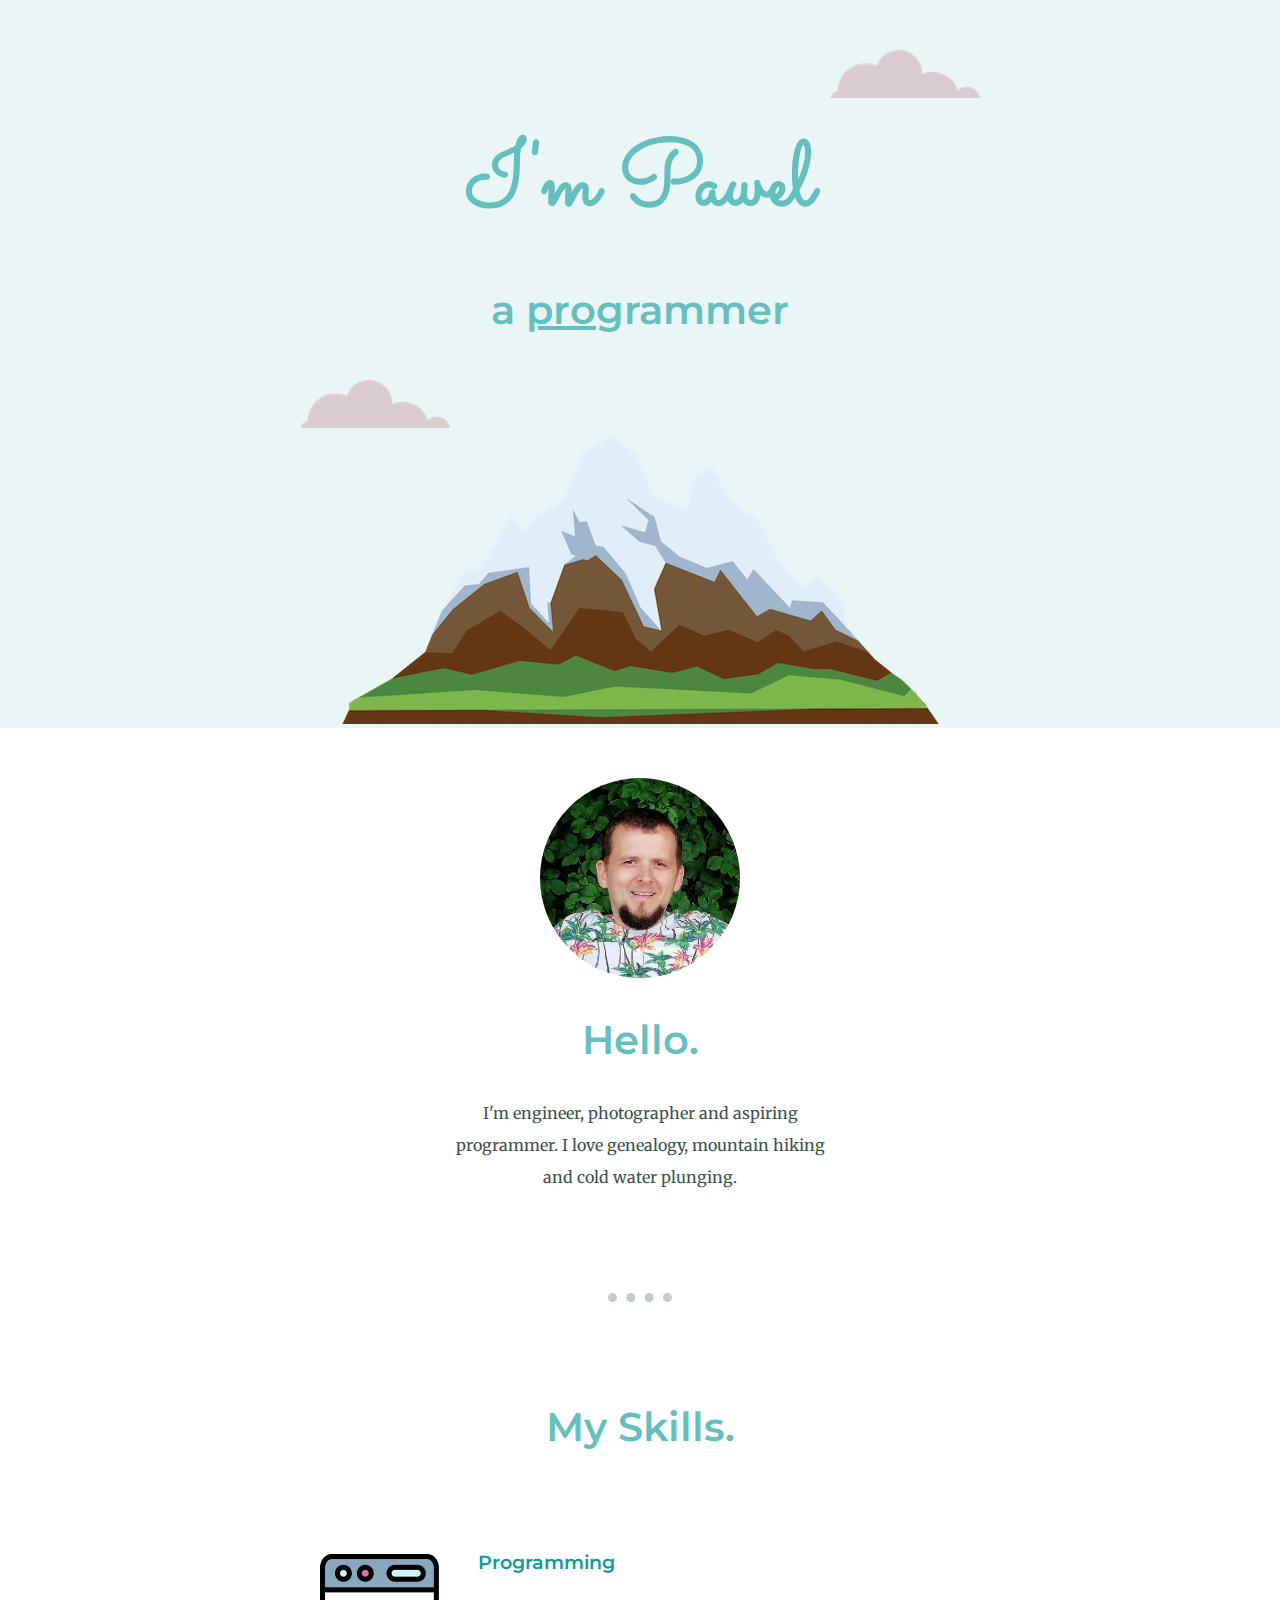
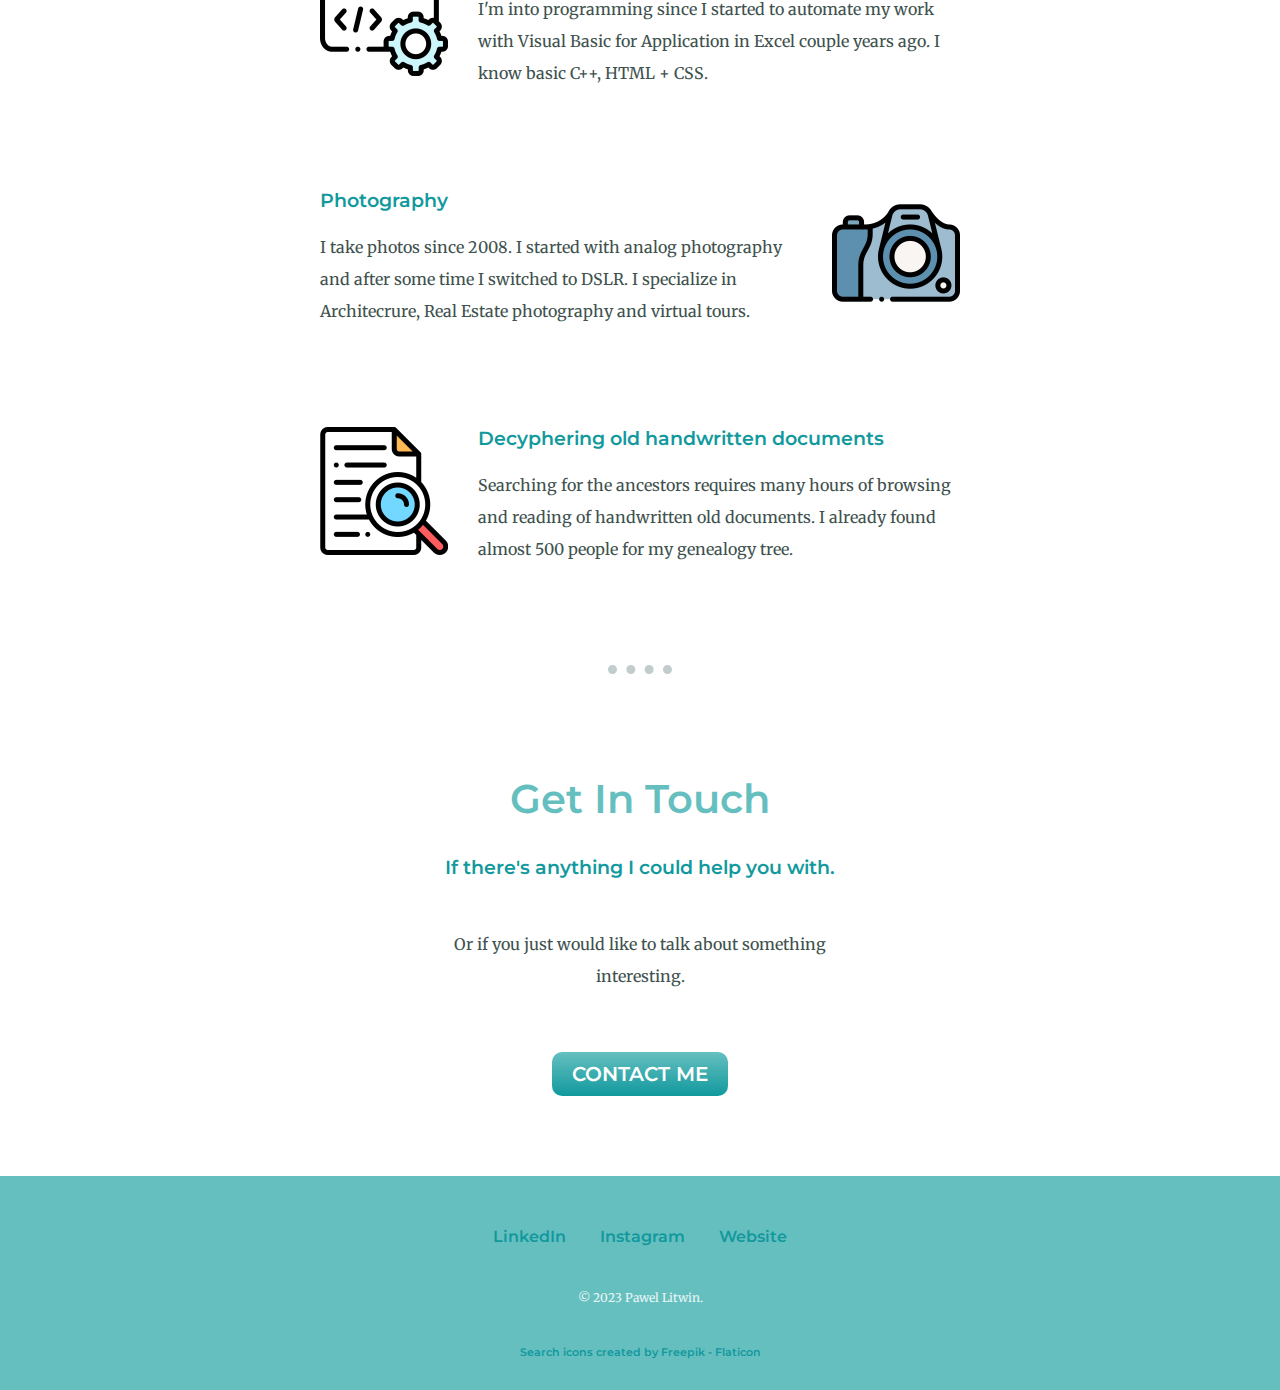
<file: index.html>
<!DOCTYPE html>
<html lang="en">
<head>
    <meta charset="UTF-8">
    <title>Pawel Litwin</title>
    <link rel="stylesheet" href="css/styles.css">
    <link rel="icon" href="favicon.ico">
    <link rel="preconnect" href="https://fonts.googleapis.com">
    <link rel="preconnect" href="https://fonts.gstatic.com" crossorigin>
    <link href="https://fonts.googleapis.com/css2?family=Merriweather&family=Montserrat&family=Sacramento&display=swap" rel="stylesheet">
    
</head>
<body>
    <div class="top-container">
        <img class="top-cloud" src="images/cloud.png" alt="cloud-img">
        <h1>I'm Pawel</h1>
        <h2>a <span class="pro">pro</span>grammer</h2>
        <img class="bottom-cloud" src="images/cloud.png" alt="cloud-img">
        <img src="images/mountain.png" alt="mountain-img">
    </div>
    <div class="middle-container">
        <div class="profile">
          <img class="profile-photo" src="images/plitwin.jpg" alt="Pawel Litwin profile photo">
          <h2>Hello.</h2>
          <p class="bio">I'm engineer, photographer and aspiring programmer. I love genealogy, mountain hiking and cold water plunging.</p>
        </div>
        <hr>
        <div class="skills">
          <h2>My Skills.</h2>
          <div class="skill-row">
            <img class="skill-image-left" src="images/coding.png" alt="programming icon">
            <h3>Programming</h3>
            <p>I'm into programming since I started to automate my work with Visual Basic for Application in Excel couple years ago. I know basic C++, HTML + CSS.</p>
          </div>
          <div class="skill-row">
            <img class="skill-image-right" src="images/camera.png" alt="">
            <h3>Photography</h3>
            <p>I take photos since 2008. I started with analog photography and after some time I switched to DSLR. I specialize in Architecrure, Real Estate photography and virtual tours.</p>
          </div>
          <div class="skill-row">
            <img class="skill-image-left" src="images/file.png" alt="">
            <h3>Decyphering old handwritten documents</h3>
            <p>Searching for the ancestors requires many hours of browsing and reading of handwritten old documents. I already found almost 500 people for my genealogy tree.</p>
          </div>
        </div>
        <hr>
        <div class="contact-me">
          <h2>Get In Touch</h2>
          <h3>If there's anything I could help you with.</h3>
          <p class="contact-text">Or if you just would like to talk about something interesting.</p>
          <a class="btn" href="mailto:pawel.litwin83@gmail.com">CONTACT ME</a>
        </div>
      </div>
      
      
      <div class="bottom-container">
        <a class="footer-link" href="https://www.linkedin.com/in/pawe%C5%82-litwin-4a590451/">LinkedIn</a>
        <a class="footer-link" href="https://instagram.com/pawel.litwin">Instagram</a>
        <a class="footer-link" href="https://pawel-litwin.net">Website</a>
        <p class="copyright">© 2023 Pawel Litwin.</p>
        <a class="attribution" href="https://www.flaticon.com/free-icons/search" title="search icons">Search icons created by Freepik - Flaticon</a>
      </div>
      
</body>
</html>
</file>
<file: css/styles.css>
/* ==========================TAGS========================*/

body {
    margin: 0;
    text-align:center;
    color: #40514E;
    font-family: 'Merriweather', serif;
}
h1 {
    margin: 50px auto 0 auto;
    font-family: 'Sacramento', cursive;
    font-size: 5.625rem;
    color: #66BFBF;
}
h2 {
    font-family: 'Montserrat', sans-serif;
    font-size:2.5rem;
    color:#66BFBF;
    font-weight:normal;
    font-weight:600;
}
h3 {
    font-family: 'Montserrat', sans-serif;
    color: #11999E;
    font-weight:600;
}

a {
    font-family: 'Montserrat', sans-serif;
    color: #11999E;
    text-decoration: none;
    font-weight:600;

}

a:hover {
    color:#EAF6F6;
}

hr {
    border-style:none;
    border-top-style: dotted;
    border-width:9px;
    width:5%;
    margin:100px auto;
    border-color:#c1cccc;
    
}

p {
    line-height: 2;
}

/* ==========================CLASSES========================*/
.top-container {
    background-color: #EAF6F6;
    margin: 0 auto;
    position:relative;
    padding-top: 70px;
}
.middle-container {
    position:relative;
    padding-top: 50px;
}

.bottom-container {
    padding:50px 30px 30px 30px;
    background-color: #66BFBF;
    margin-bottom:0;
}

.top-cloud {
    position: absolute;
    right: 300px;
    top: 50px;
}

.bottom-cloud {
    position: absolute;
    left: 300px;
    bottom: 300px;
}

.profile-photo {
    width:200px;
    border-radius:100px;
}

.pro {
    text-decoration: underline;
}

.skill-row {
    width:50%;
    margin: 100px auto;
    text-align: left;
}

.skill-image-left {
    width:20%;
    float:left;
    margin-right:30px;
}

.skill-image-right {
    width:20%;
    float:right;
    margin-left:30px;
}

.footer-link {
    padding:0 15px;
}

.copyright {
    color:#EAF6F6;
    font-size:0.75rem;
    margin:40px 0 30px 0;
}

.btn {
    display:inline-block;
    background: #66bfbf;
    background-image: -webkit-linear-gradient(top, #66bfbf, #11999E);
    background-image: -moz-linear-gradient(top, #66bfbf, #11999E);
    background-image: -ms-linear-gradient(top, #66bfbf, #11999E);
    background-image: -o-linear-gradient(top, #66bfbf, #11999E);
    background-image: linear-gradient(to bottom, #66bfbf, #11999E);
    -webkit-border-radius: 10;
    -moz-border-radius: 10;
    border-radius: 10px;
    font-family: 'Montserrat', sans-serif;
    color: #ffffff;
    font-size: 20px;
    padding: 10px 20px 10px 20px;
    text-decoration: none;
    margin: 30px 0 80px 0;
  }
  
  .btn:hover {
    background: #b8b8b8;
    background-image: -webkit-linear-gradient(top, #b8b8b8, #8f8f8f);
    background-image: -moz-linear-gradient(top, #b8b8b8, #8f8f8f);
    background-image: -ms-linear-gradient(top, #b8b8b8, #8f8f8f);
    background-image: -o-linear-gradient(top, #b8b8b8, #8f8f8f);
    background-image: linear-gradient(to bottom, #b8b8b8, #8f8f8f);
    text-decoration: none;
  }

  .bio {
    width:30%;
    margin: 0 auto;
    line-height:2;
  }

  .contact-text {
    width: 30%;
    padding: 30px 0;
    margin: 0 auto;
  }

  .attribution {
    font-size:0.7rem;
  }
</file>
